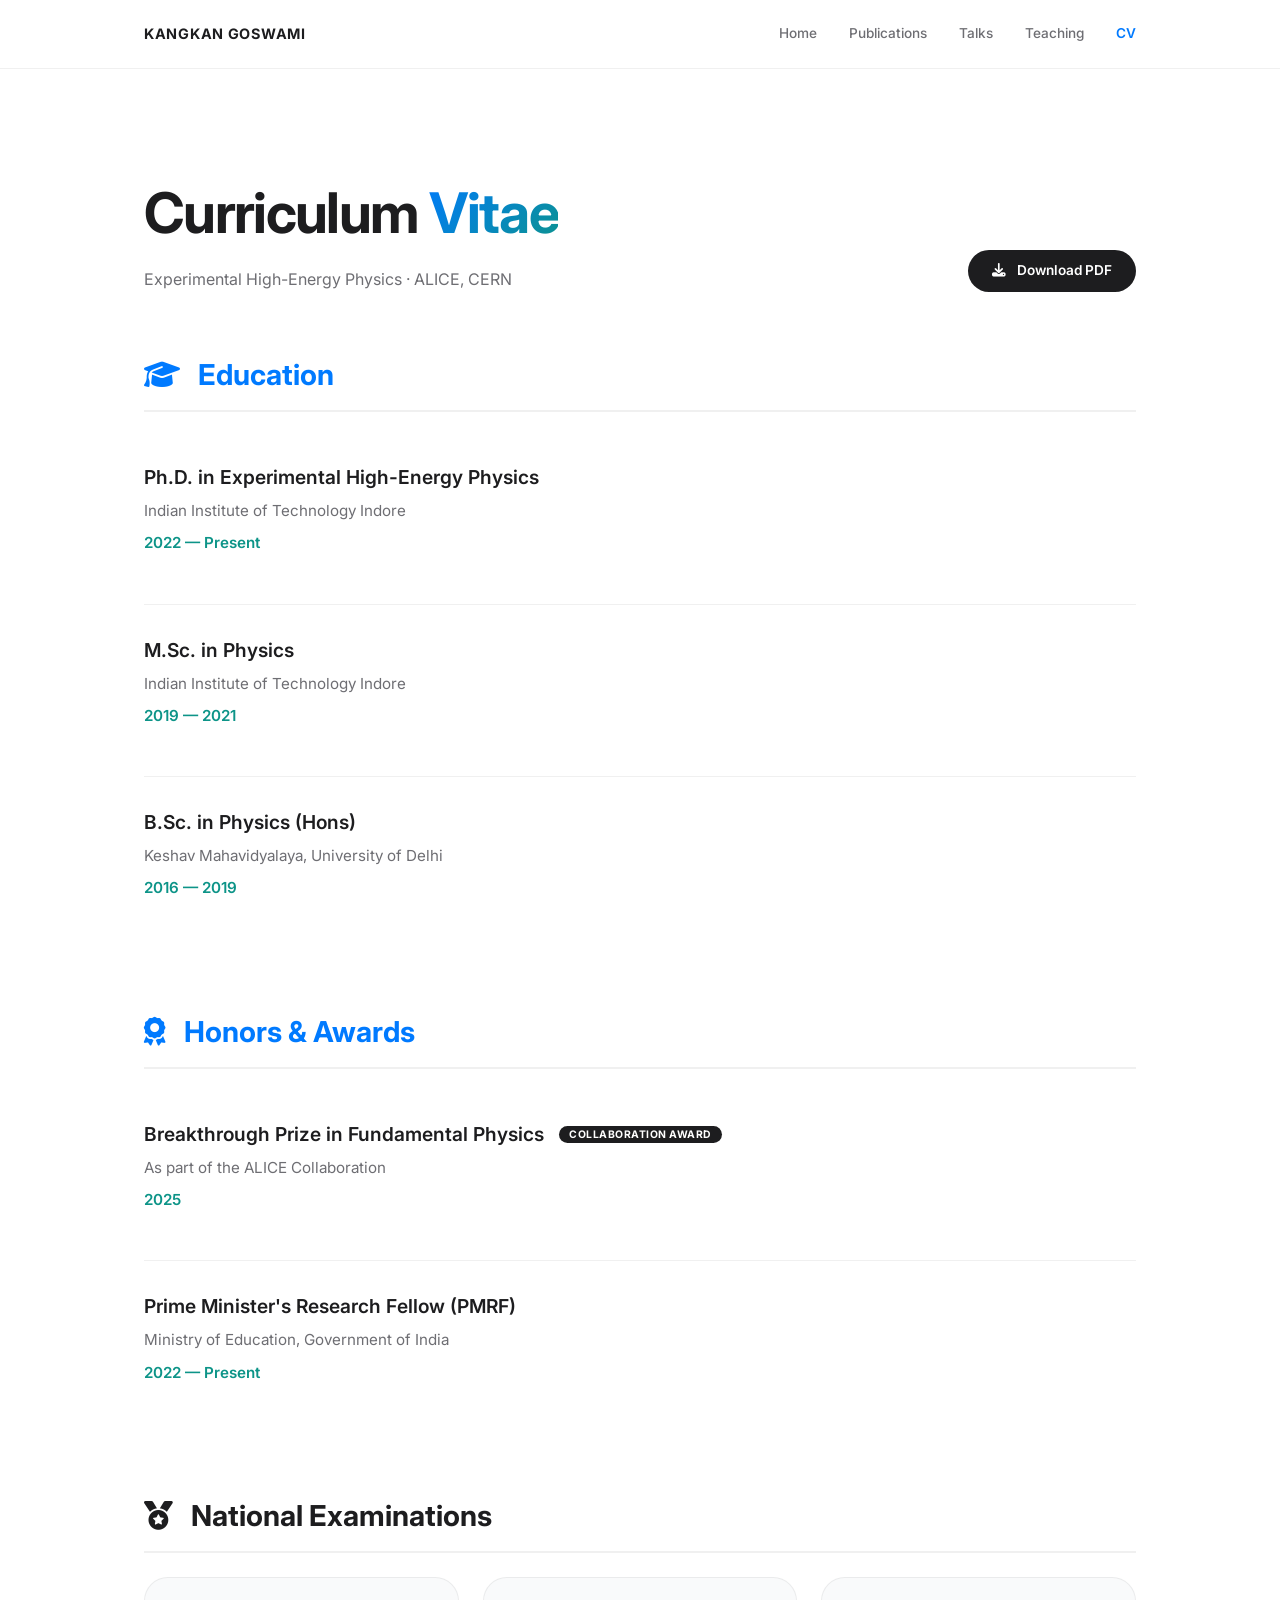
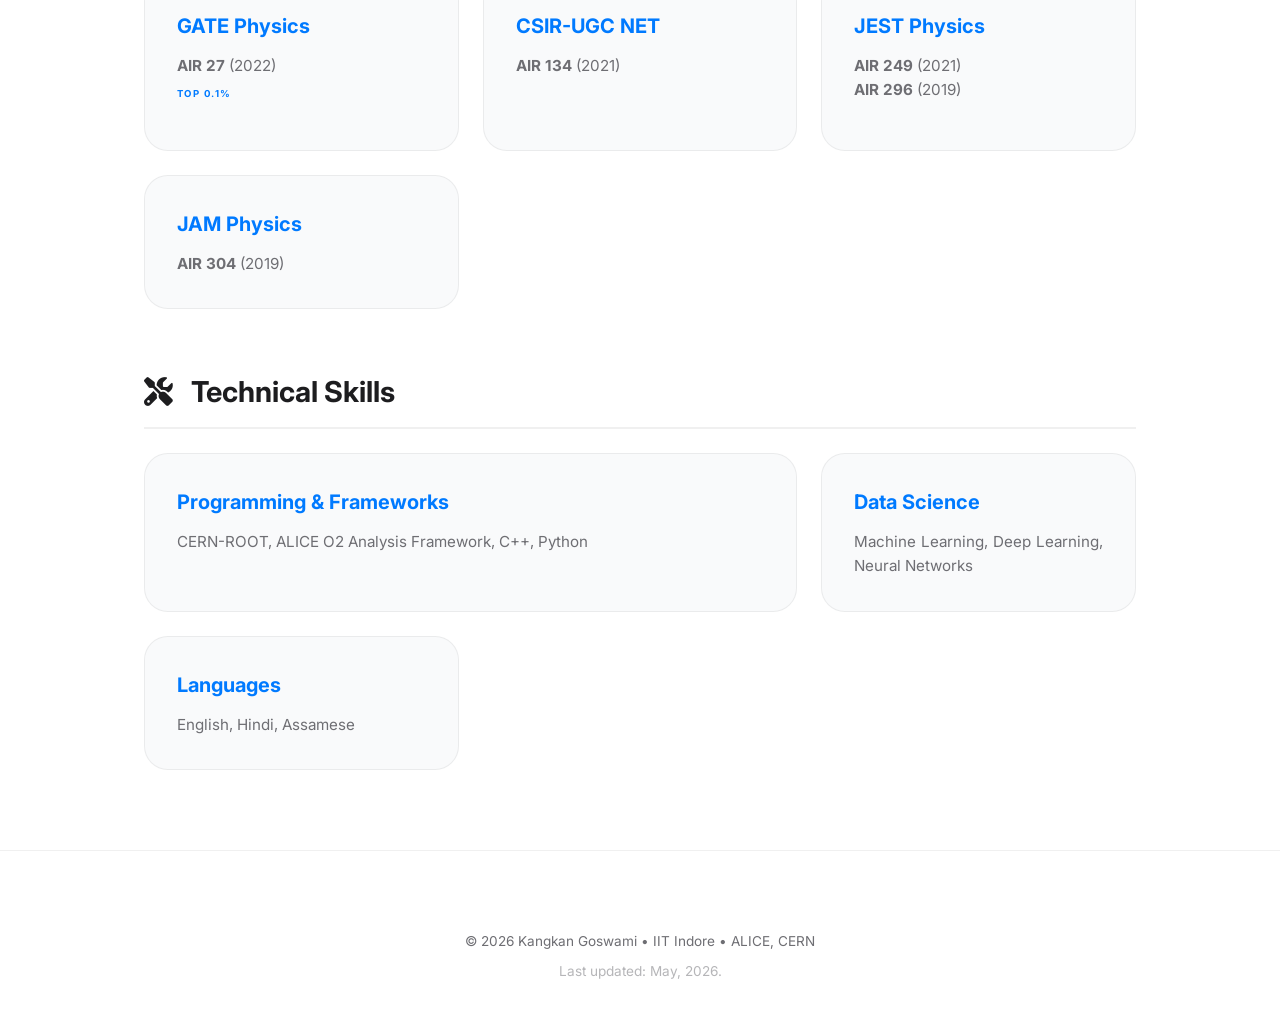
<file: cv.html>
<!DOCTYPE html>
<html lang="en">
<head>
    <meta charset="UTF-8">
    <meta name="viewport" content="width=device-width, initial-scale=1.0">
    <title>Curriculum Vitae | Kangkan Goswami</title>
    
    <link rel="stylesheet" href="styles.css">
    
    <link rel="preconnect" href="https://fonts.googleapis.com">
    <link href="https://fonts.googleapis.com/css2?family=Inter:wght@300;400;500;600;700&display=swap" rel="stylesheet">
    <link rel="stylesheet" href="https://cdnjs.cloudflare.com/ajax/libs/font-awesome/6.5.0/css/all.min.css">
</head>
<body class="publications-page">

<nav class="navbar">
    <div class="container nav-inner">
        <div class="logo">Kangkan Goswami</div>
        <div class="nav-links">
            <a href="index.html">Home</a>
            <a href="publications.html">Publications</a>
            <a href="talks.html">Talks</a>
            <a href="teaching.html">Teaching</a>
            <a href="cv.html" class="active">CV</a>
        </div>
    </div>
</nav>

<main class="container">
    <header class="publications-page-header" style="display: flex; justify-content: space-between; align-items: flex-end; flex-wrap: wrap; gap: 24px;">
        <div>
            <h1 class="section-header" style="font-size: 3.5rem;">Curriculum <span class="grad-header">Vitae</span></h1>
            <p style="color: var(--text-muted); margin-top: 8px;">Experimental High-Energy Physics · ALICE, CERN</p>
        </div>
        <a href="Kangkan_Goswami_CV.pdf" download class="btn-header-action primary-action">
            <i class="fas fa-download"></i> Download PDF
        </a>
    </header>

    <h2 class="pub-group-title" style="color: var(--academic-blue);"><i class="fas fa-graduation-cap" style="margin-right: 12px;"></i> Education</h2>
    <div class="pub-list">
        <div class="pub-item">
            <div class="pub-title">Ph.D. in Experimental High-Energy Physics</div>
            <div class="pub-authors">Indian Institute of Technology Indore</div>
            <div class="pub-journal">2022 — Present</div>
        </div>
        <div class="pub-item">
            <div class="pub-title">M.Sc. in Physics</div>
            <div class="pub-authors">Indian Institute of Technology Indore</div>
            <div class="pub-journal">2019 — 2021</div>
        </div>
        <div class="pub-item">
            <div class="pub-title">B.Sc. in Physics (Hons)</div>
            <div class="pub-authors">Keshav Mahavidyalaya, University of Delhi</div>
            <div class="pub-journal">2016 — 2019</div>
        </div>
    </div>

    <h2 class="pub-group-title" style="color: var(--academic-blue);"><i class="fas fa-award" style="margin-right: 12px;"></i> Honors & Awards</h2>
    <div class="pub-list">
        <div class="pub-item">
            <div class="pub-title">Breakthrough Prize in Fundamental Physics <span class="impact-pill">Collaboration Award</span></div>
            <div class="pub-authors">As part of the ALICE Collaboration</div>
            <div class="pub-journal">2025</div>
        </div>
        <div class="pub-item">
            <div class="pub-title">Prime Minister's Research Fellow (PMRF)</div>
            <div class="pub-authors">Ministry of Education, Government of India</div>
            <div class="pub-journal">2022 — Present</div>
        </div>
    </div>

    <h2 class="pub-group-title"><i class="fas fa-medal" style="margin-right: 12px;"></i> National Examinations</h2>
    <div class="bento-grid" style="margin-top: 24px;">
        <div class="bento-card">
            <h3>GATE Physics</h3>
            <p><strong>AIR 27</strong> (2022)</p>
            <span class="hero-label" style="font-size: 0.6rem; margin-top: 8px;">Top 0.1%</span>
        </div>
        <div class="bento-card">
            <h3>CSIR-UGC NET</h3>
            <p><strong>AIR 134</strong> (2021)</p>
        </div>
        <div class="bento-card">
            <h3>JEST Physics</h3>
            <p><strong>AIR 249</strong> (2021)<br><strong>AIR 296</strong> (2019)</p>
        </div>
        <div class="bento-card">
            <h3>JAM Physics</h3>
            <p><strong>AIR 304</strong> (2019)</p>
        </div>
    </div>

    <h2 class="pub-group-title"><i class="fas fa-tools" style="margin-right: 12px;"></i> Technical Skills</h2>
    <div class="bento-grid" style="margin-top: 24px; margin-bottom: 80px;">
        <div class="bento-card" style="grid-column: span 2;">
            <h3>Programming & Frameworks</h3>
            <p>CERN-ROOT, ALICE O2 Analysis Framework, C++, Python</p>
        </div>
        <div class="bento-card">
            <h3>Data Science</h3>
            <p>Machine Learning, Deep Learning, Neural Networks</p>
        </div>
        <div class="bento-card">
            <h3>Languages</h3>
            <p>English, Hindi, Assamese</p>
        </div>
    </div>
</main>

<footer class="footer">
    <div class="container">
        <p>© 2026 Kangkan Goswami • IIT Indore • ALICE, CERN</p>
        <p style="margin-top: 8px; opacity: 0.5;">Last updated: May, 2026.</p>
    </div>
</footer>

</body>
</html>
</file>
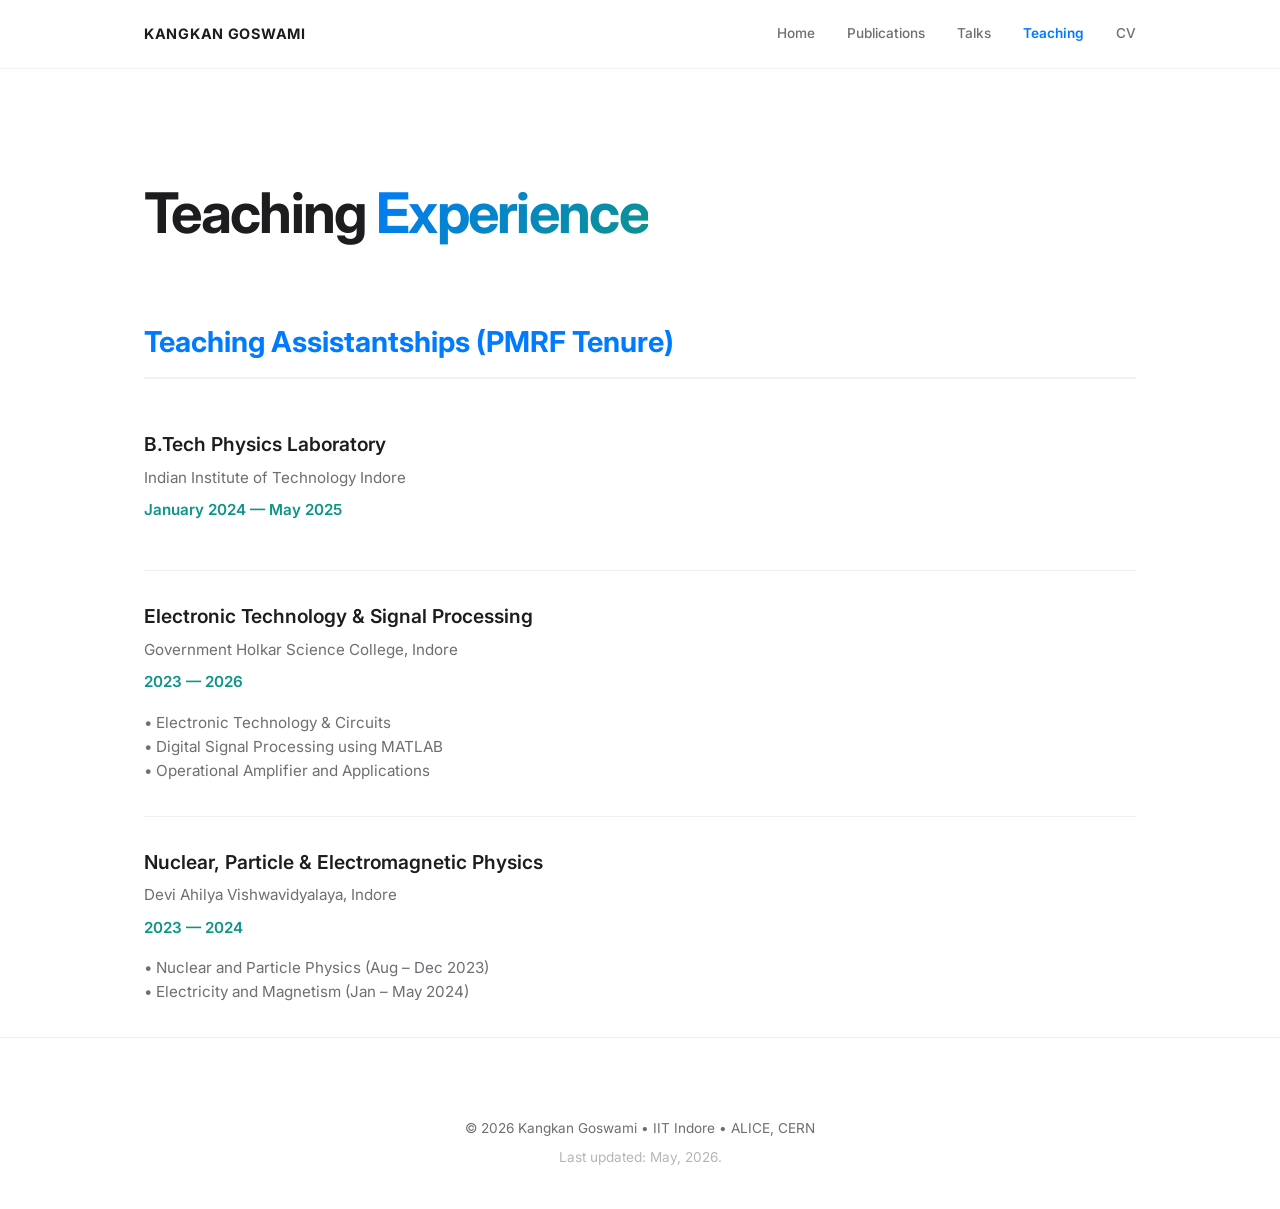
<file: teaching.html>
<!DOCTYPE html>
<html lang="en">
<head>
    <meta charset="UTF-8">
    <meta name="viewport" content="width=device-width, initial-scale=1.0">
    <title>Teaching | Kangkan Goswami</title>
    
    <link rel="stylesheet" href="styles.css">
    
    <link rel="preconnect" href="https://fonts.googleapis.com">
    <link href="https://fonts.googleapis.com/css2?family=Inter:wght@300;400;500;600;700&display=swap" rel="stylesheet">
    <link rel="stylesheet" href="https://cdnjs.cloudflare.com/ajax/libs/font-awesome/6.5.0/css/all.min.css">
</head>
<body class="publications-page">

<nav class="navbar">
    <div class="container nav-inner">
        <div class="logo">Kangkan Goswami</div>
        <div class="nav-links">
            <a href="index.html">Home</a>
            <a href="publications.html">Publications</a>
            <a href="talks.html">Talks</a>
            <a href="teaching.html" class="active">Teaching</a>
            <a href="cv.html">CV</a>
        </div>
    </div>
</nav>

<main class="container">
    <header class="publications-page-header">
        <h1 class="section-header" style="font-size: 3.5rem;">Teaching <span class="grad-header">Experience</span></h1>
    </header>

    <h2 class="pub-group-title" style="color: var(--academic-blue);">Teaching Assistantships (PMRF Tenure)</h2>

    <div class="pub-list">
        <div class="pub-item">
            <div class="pub-title">B.Tech Physics Laboratory</div>
            <div class="pub-authors">Indian Institute of Technology Indore</div>
            <div class="pub-journal">January 2024 — May 2025</div>
        </div>

        <div class="pub-item">
            <div class="pub-title">Electronic Technology & Signal Processing</div>
            <div class="pub-authors">Government Holkar Science College, Indore</div>
            <div class="pub-journal">2023 — 2026</div>
            <div style="margin-top: 12px; color: var(--text-muted); font-size: 0.95rem;">
                <ul style="list-style-type: none; padding-left: 0;">
                    <li>• Electronic Technology & Circuits</li>
                    <li>• Digital Signal Processing using MATLAB</li>
                    <li>• Operational Amplifier and Applications</li>
                </ul>
            </div>
        </div>

        <div class="pub-item">
            <div class="pub-title">Nuclear, Particle & Electromagnetic Physics</div>
            <div class="pub-authors">Devi Ahilya Vishwavidyalaya, Indore</div>
            <div class="pub-journal">2023 — 2024</div>
            <div style="margin-top: 12px; color: var(--text-muted); font-size: 0.95rem;">
                <ul style="list-style-type: none; padding-left: 0;">
                    <li>• Nuclear and Particle Physics (Aug – Dec 2023)</li>
                    <li>• Electricity and Magnetism (Jan – May 2024)</li>
                </ul>
            </div>
        </div>
    </div>
</main>

<footer class="footer">
    <div class="container">
        <p>© 2026 Kangkan Goswami • IIT Indore • ALICE, CERN</p>
        <p style="margin-top: 8px; opacity: 0.5;">Last updated: May, 2026.</p>
    </div>
</footer>

</body>
</html>
</file>
<file: styles.css>
:root {
    --bg-white: #FFFFFF;
    --bg-subtle: #F9FAFB;
    --text-main: #1D1D1F;
    --text-muted: #6E6E73;
    --academic-blue: #007AFF;
    --academic-teal: #0D9488;
    --border-light: rgba(0, 0, 0, 0.06);
    --radius-apple: 24px;
    --grad-fresh: linear-gradient(135deg, #007AFF 0%, #0D9488 100%);
}

* { margin: 0; padding: 0; box-sizing: border-box; }
html { scroll-behavior: smooth; }

body {
    font-family: 'Inter', sans-serif;
    background-color: var(--bg-white);
    color: var(--text-main);
    line-height: 1.6;
    -webkit-font-smoothing: antialiased;
}

.container { max-width: 1040px; margin: 0 auto; padding: 0 24px; }

/* Frosted Glass Navbar */
.navbar {
    position: sticky;
    top: 0;
    z-index: 1000;
    background: rgba(255, 255, 255, 0.5);
    backdrop-filter: saturate(180%) blur(20px);
    -webkit-backdrop-filter: blur(20px);
    border-bottom: 1px solid var(--border-light);
}

.nav-inner { display: flex; justify-content: space-between; align-items: center; height: 68px; }
.logo { font-weight: 700; font-size: 0.9rem; letter-spacing: 0.05em; text-transform: uppercase; color: var(--text-main); }
.nav-links { display: flex; gap: 32px; }
.nav-links a { text-decoration: none; color: var(--text-muted); font-size: 0.85rem; font-weight: 500; transition: color 0.2s; }
.nav-links a:hover { color: var(--academic-blue); }

/* Headers & Gradient Utility */
.grad-header {
    background: var(--grad-fresh);
    -webkit-background-clip: text;
    -webkit-text-fill-color: transparent;
    background-clip: text;
    display: inline-block;
}

.section-header-row {
    display: flex;
    justify-content: space-between;
    align-items: center;
    margin-bottom: 40px;
}

/* Hero Section */
.hero { padding: 100px 0 30px; display: grid; grid-template-columns: 1fr 340px; gap: 60px; align-items: center; }
.hero-label { font-size: 0.75rem; font-weight: 700; text-transform: uppercase; letter-spacing: 0.15em; color: var(--academic-blue); margin-bottom: 16px; display: block; }
.hero-name { font-size: 5.2rem; font-weight: 700; letter-spacing: -0.05em; line-height: 0.95; margin-bottom: 24px; color: var(--text-main); }
.hero-subtitle { font-size: 1.25rem; color: var(--text-muted); font-weight: 400; max-width: 560px; margin-bottom: 40px; line-height: 1.5; }

.profile-img {
    width: 100%;
    height: 440px;
    object-fit: cover;
    border-radius: var(--radius-apple);
    box-shadow: 0 10px 30px rgba(0, 0, 0, 0.03);
    border: 1px solid var(--border-light);
}

/* Content Sections */
.section { padding: 40px 0; }
.section-header { font-size: 2.2rem; font-weight: 700; letter-spacing: -0.03em; }
.about-text { margin-top: 4px !important; font-size: 1.1rem; color: var(--text-main); text-align: justify; max-width: 1040px; }
.highlight { color: var(--academic-blue); font-weight: 600; }

/* Bento Grid */
.bento-grid { display: grid; grid-template-columns: repeat(3, 1fr); gap: 24px; }
.bento-card {
    background: var(--bg-subtle);
    padding: 32px;
    border-radius: var(--radius-apple);
    border: 1px solid var(--border-light);
    text-align: justify;
    transition: all 0.3s ease;
}
.bento-card:hover { transform: translateY(-5px); box-shadow: 0 10px 30px rgba(0,0,0,0.04); }
.bento-card h3 { font-size: 1.25rem; margin-bottom: 12px; color: var(--academic-blue); }
.bento-card p { color: var(--text-muted); font-size: 0.95rem; font-weight: 400; line-height: 1.6; }

/* Metrics Bar */
.metrics-bar {
    display: flex;
    flex-wrap: wrap;
    gap: 32px;
    padding: 24px 0;
    border-top: 1px solid var(--border-light);
    border-bottom: 1px solid var(--border-light);
    margin-bottom: 32px;
}
.metric-item { display: flex; flex-direction: column; }
.metric-val { font-size: 1.4rem; font-weight: 700; color: var(--text-main); }
.metric-lab { font-size: 0.7rem; color: var(--text-muted); font-weight: 600; text-transform: uppercase; letter-spacing: 0.05em; }

/* 1. Base styles for the button container */
.hero-actions {
    display: flex;
    gap: 12px;
    flex-wrap: wrap; /* [cite: 46] */
    margin-top: 24px;
}

/* 2. Specific style for the primary action button */
.btn-header-action.primary-action {
    background: var(--text-main);
    color: white;
    border: none;
}

.btn-header-action i {
    margin-right: 8px; /* Precise spacing for icons [cite: 44] */
}

/* Publications List */
.pub-item { padding: 32px 0; border-bottom: 1px solid var(--border-light); }
.pub-item:last-child { border-bottom: none; }
.pub-title { font-size: 1.2rem; font-weight: 600; margin-bottom: 8px; line-height: 1.4; color: var(--text-main); }
.pub-authors { font-size: 0.95rem; color: var(--text-muted); margin-bottom: 8px; }
.pub-authors strong { color: var(--text-main); font-weight: 600; }
.pub-journal { font-size: 0.95rem; color: var(--academic-teal); font-weight: 600; font-style: normal; margin-bottom: 16px; }

.btn-group { display: flex; gap: 12px; }
.btn {
    text-decoration: none;
    padding: 6px 14px;
    border-radius: 100px;
    font-size: 0.75rem;
    font-weight: 700;
    text-transform: uppercase;
    letter-spacing: 0.05em;
    transition: 0.2s;
}
.btn-doi { background: #EEF2FF; color: #4F46E5; }
.btn-arxiv { background: #FEF2F2; color: #DC2626; }
.btn:hover { opacity: 0.7; }

/* Buttons & Navigation Actions */
.btn-header-action {
    text-decoration: none;
    padding: 10px 24px;
    border: 1px solid var(--border-light);
    color: var(--text-main);
    border-radius: 100px;
    font-size: 0.85rem;
    font-weight: 600;
    transition: all 0.3s cubic-bezier(0.4, 0, 0.2, 1);
}
.btn-header-action:hover {
    border-color: var(--academic-blue);
    color: var(--academic-blue);
    box-shadow: 0 4px 12px rgba(0,0,0,0.05);
    transform: translateY(-1px);
}

/* Footer */
.footer { padding: 80px 0 40px; border-top: 1px solid var(--border-light); text-align: center; }
.footer p { color: var(--text-muted); font-size: 0.85rem; }

/* --- Additional Styles for Full Publication List --- */

/* Section Grouping */
.pub-group-title {
    font-size: 1.8rem;
    font-weight: 700;
    margin: 60px 0 20px;
    padding-bottom: 12px;
    border-bottom: 2px solid var(--border-light);
    color: var(--text-main);
}

.year-title {
    font-size: 1.4rem;
    font-weight: 700;
    color: var(--academic-teal);
    margin: 40px 0 10px;
    display: block;
}

/* Link Button for Proceedings */
.btn-link {
    background: #F0FDF4; /* Light Green */
    color: #16A34A;
}

/* Ensure the navbar link for 'Publications' stays active on this page */
.nav-links a.active {
    color: var(--academic-blue);
    font-weight: 600;
}

.publications-page-header {
    padding-top: 100px;
    margin-bottom: 40px;
}

@media (max-width: 900px) {
    .hero { grid-template-columns: 1fr; text-align: center; }
    .hero-name { font-size: 3.8rem; }
    .hero-subtitle { margin: 0 auto 40px; }
    .profile-img { width: 280px; height: 280px; margin: 0 auto; order: -1; }
    .bento-grid { grid-template-columns: 1fr; }
    .section-header-row { flex-direction: column; align-items: flex-start; gap: 16px; }
}


/* 3. Mobile Adjustment (Inside your existing @media query) */
@media (max-width: 900px) {
    .hero-actions {
        justify-content: center; /* Centers buttons on mobile [cite: 47] */
        width: 100%;
    }
    
    .btn-header-action {
        width: auto; /* Maintains the clean, pill-shaped look [cite: 34] */
        min-width: 140px; /* Ensures buttons are large enough for touch targets */
        text-align: center;
    }
}

/* 1. Grid setup for two-column navigation cards */
.nav-cards {
    grid-template-columns: repeat(3, 1fr) !important;
    gap: 24px;
}

/* 2. Styling the cards as functional links */
.nav-tile {
    text-decoration: none;
    display: flex;
    flex-direction: column;
    justify-content: space-between;
    position: relative;
    padding: 32px !important; /* Breathable white space [cite: 22] */
    min-height: 180px;
    transition: all 0.4s cubic-bezier(0.4, 0, 0.2, 1);
}


.tile-icon {
    font-size: 1.8rem;
    color: var(--academic-blue);
    margin-bottom: 20px;
}

.nav-tile h3 {
    font-size: 1.5rem;
    color: var(--text-main);
    margin-bottom: 12px;
}

.nav-tile p {
    font-size: 1rem;
    margin-bottom: 0;
    text-align: left; /* Keep navigation text simple */
}

/* 3. Subtle Arrow Indicator */
.tile-arrow {
    position: absolute;
    top: 32px;
    right: 32px;
    font-size: 0.9rem;
    color: var(--text-muted);
    opacity: 0;
    transform: translateX(-10px);
    transition: all 0.3s ease;
}

.nav-tile:hover {
    background: var(--bg-white);
    border-color: var(--academic-blue);
}

/* 4. Mobile adjustment: Stack cards on smaller screens */
@media (max-width: 900px) {
    .nav-cards {
        grid-template-columns: 1fr !important; /* Stack to 1 column on mobile */
    }
}

/* Styling for Slides Buttons in Talks */
.btn-slides {
    background: #EEF2FF; /* Soft Indigo */
    color: #4F46E5;
    display: inline-flex;
    align-items: center;
    gap: 8px;
}

.btn-slides:hover {
    background: #E0E7FF;
    opacity: 1;
    transform: translateY(-1px);
}

/* Impact Pill for Achievements */
.impact-pill {
    font-size: 0.65rem;
    background: var(--text-main);
    color: white;
    padding: 2px 10px;
    border-radius: 100px;
    vertical-align: middle;
    margin-left: 10px;
    text-transform: uppercase;
    letter-spacing: 0.05em;
    font-weight: 700;
}
</file>
